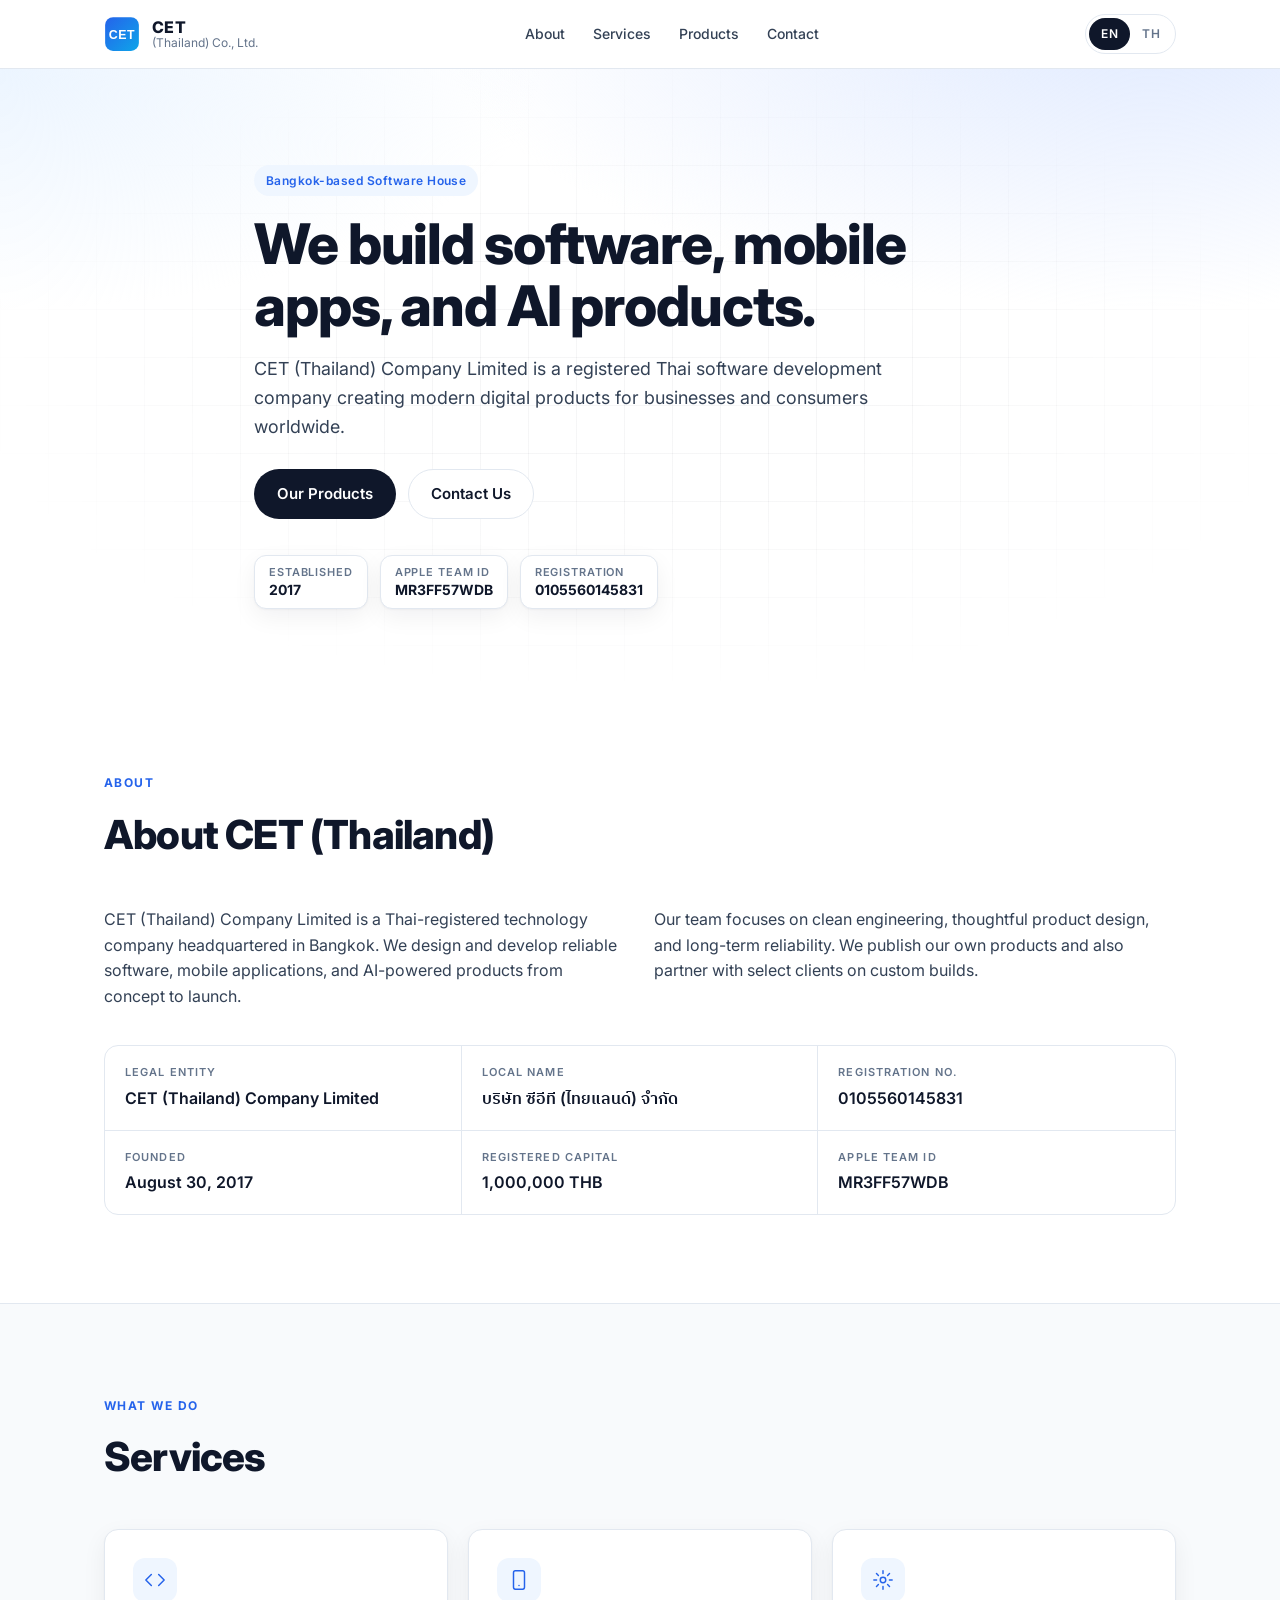
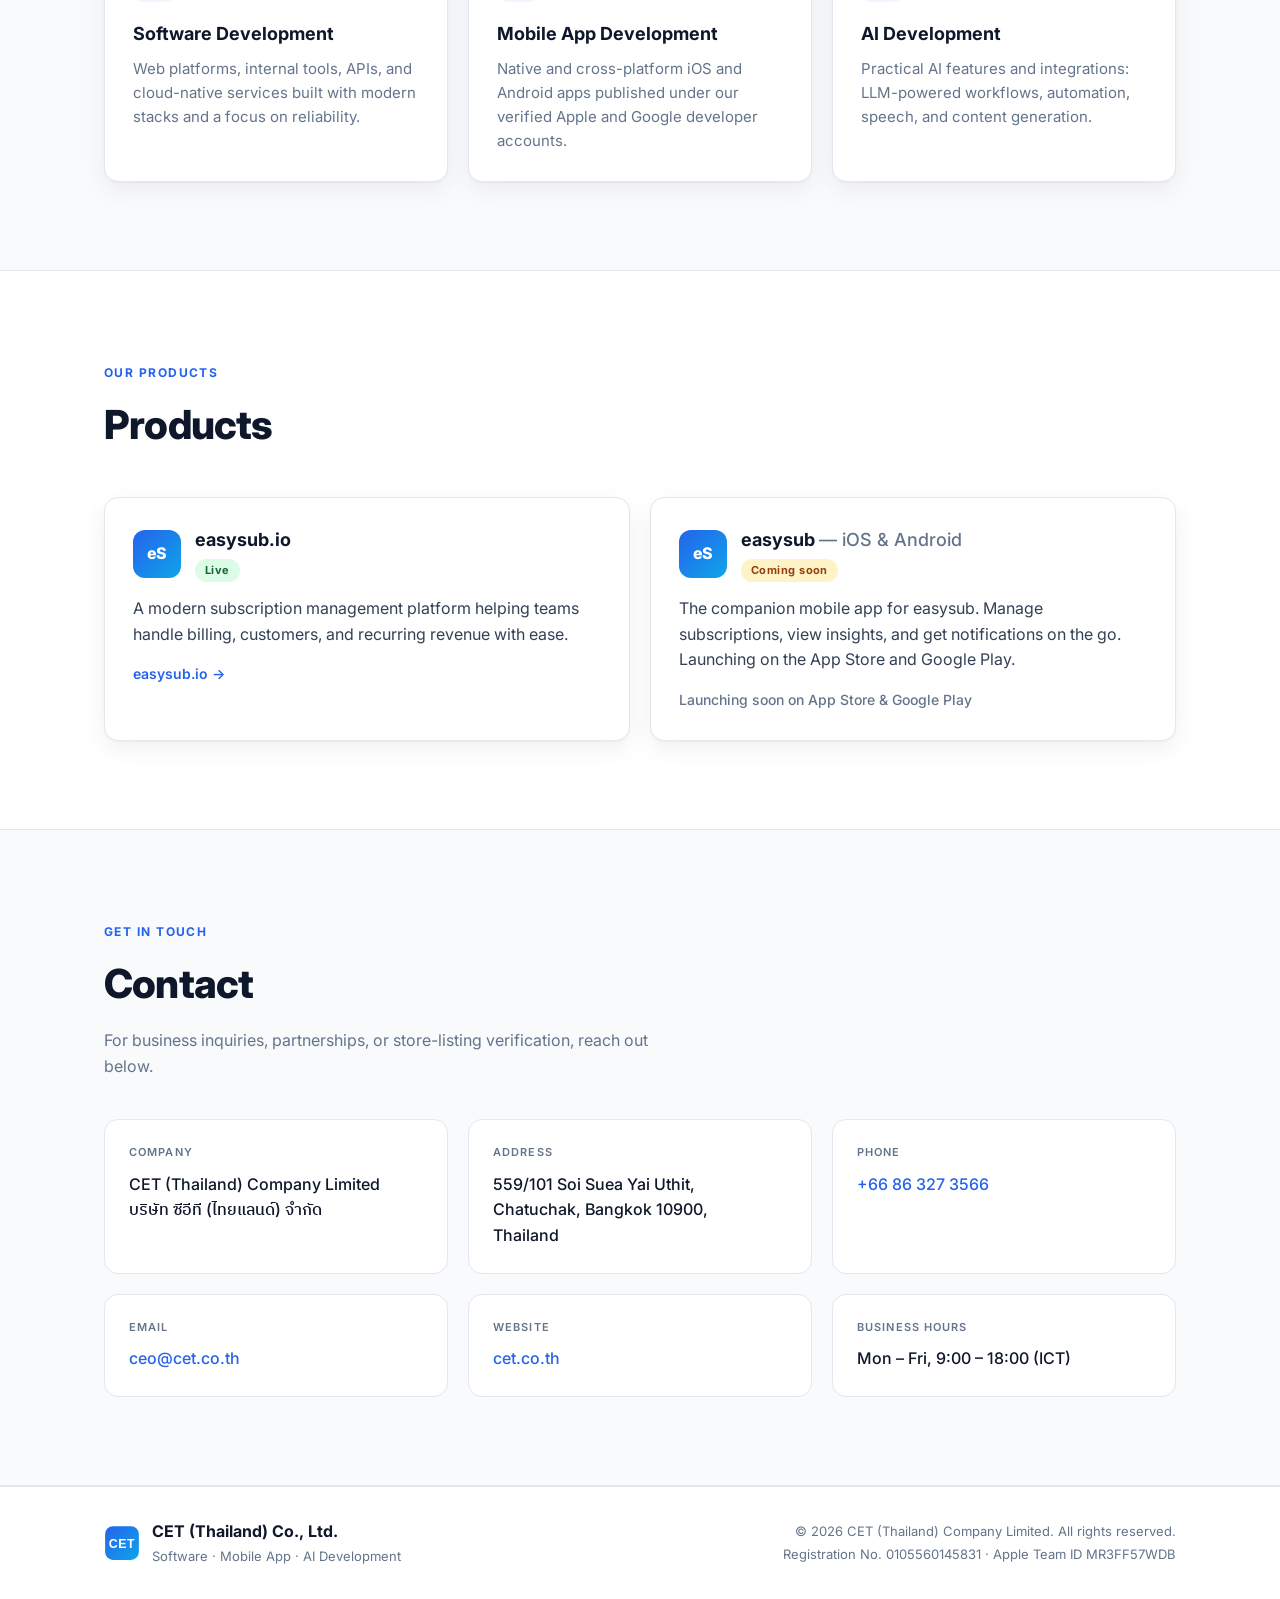
<file: index.html>
<!DOCTYPE html>
<html lang="en">
<head>
  <meta charset="UTF-8" />
  <meta name="viewport" content="width=device-width, initial-scale=1.0" />
  <title>CET (Thailand) Company Limited — Software, App & AI Development</title>
  <meta name="description" content="CET (Thailand) Company Limited is a Bangkok-based software house specializing in software, mobile app, and AI development. Makers of easysub.io." />
  <meta name="keywords" content="CET Thailand, Software Developer, App Developer, AI Developer, easysub, easysub.io, Bangkok Software House" />
  <meta name="author" content="CET (Thailand) Company Limited" />
  <meta name="robots" content="index, follow" />

  <!-- Open Graph -->
  <meta property="og:type" content="website" />
  <meta property="og:url" content="https://cet.co.th/" />
  <meta property="og:title" content="CET (Thailand) Company Limited" />
  <meta property="og:description" content="Software, mobile app, and AI development. Makers of easysub.io." />
  <meta property="og:image" content="https://cet.co.th/assets/og.png" />
  <meta property="og:site_name" content="CET (Thailand) Co., Ltd." />

  <!-- Twitter -->
  <meta name="twitter:card" content="summary_large_image" />
  <meta name="twitter:title" content="CET (Thailand) Company Limited" />
  <meta name="twitter:description" content="Software, mobile app, and AI development. Makers of easysub.io." />

  <link rel="canonical" href="https://cet.co.th/" />
  <link rel="icon" type="image/svg+xml" href="assets/favicon.svg" />
  <link rel="stylesheet" href="assets/style.css" />
  <link rel="preconnect" href="https://fonts.googleapis.com" />
  <link rel="preconnect" href="https://fonts.gstatic.com" crossorigin />
  <link href="https://fonts.googleapis.com/css2?family=Inter:wght@400;500;600;700;800&family=IBM+Plex+Sans+Thai:wght@400;500;600;700&display=swap" rel="stylesheet" />

  <!-- JSON-LD Structured Data for App Store / Play Store / SEO verification -->
  <script type="application/ld+json">
  {
    "@context": "https://schema.org",
    "@type": "Organization",
    "name": "CET (Thailand) Company Limited",
    "alternateName": "บริษัท ซีอีที (ไทยแลนด์) จำกัด",
    "url": "https://cet.co.th",
    "logo": "https://cet.co.th/assets/logo.svg",
    "foundingDate": "2017-08-30",
    "taxID": "0105560145831",
    "email": "ceo@cet.co.th",
    "telephone": "+66-86-327-3566",
    "address": {
      "@type": "PostalAddress",
      "streetAddress": "559/101 Soi Suea Yai Uthit",
      "addressLocality": "Chatuchak",
      "addressRegion": "Bangkok",
      "postalCode": "10900",
      "addressCountry": "TH"
    },
    "sameAs": [
      "https://easysub.io"
    ]
  }
  </script>
</head>
<body>
  <!-- ============ HEADER ============ -->
  <header class="header">
    <div class="container nav">
      <a href="#" class="brand" aria-label="CET (Thailand) Co., Ltd.">
        <img src="assets/logo.svg" alt="CET logo" class="brand-logo" />
        <div class="brand-text">
          <span class="brand-name">CET</span>
          <span class="brand-sub" data-i18n="brand.sub">(Thailand) Co., Ltd.</span>
        </div>
      </a>

      <nav class="nav-links" aria-label="Primary">
        <a href="#about" data-i18n="nav.about">About</a>
        <a href="#services" data-i18n="nav.services">Services</a>
        <a href="#products" data-i18n="nav.products">Products</a>
        <a href="#contact" data-i18n="nav.contact">Contact</a>
      </nav>

      <div class="lang-switch" role="group" aria-label="Language switcher">
        <button type="button" class="lang-btn active" data-lang="en">EN</button>
        <button type="button" class="lang-btn" data-lang="th">TH</button>
      </div>
    </div>
  </header>

  <!-- ============ HERO ============ -->
  <section class="hero">
    <div class="container hero-inner">
      <span class="eyebrow" data-i18n="hero.eyebrow">Bangkok-based Software House</span>
      <h1 data-i18n="hero.title">We build software, mobile apps, and AI products.</h1>
      <p class="lead" data-i18n="hero.lead">CET (Thailand) Company Limited is a registered Thai software development company creating modern digital products for businesses and consumers worldwide.</p>
      <div class="hero-cta">
        <a class="btn btn-primary" href="#products" data-i18n="hero.cta.products">Our Products</a>
        <a class="btn btn-ghost" href="#contact" data-i18n="hero.cta.contact">Contact Us</a>
      </div>
      <div class="hero-badges">
        <div class="badge"><strong data-i18n="hero.badges.since.label">Established</strong><span>2017</span></div>
        <div class="badge"><strong data-i18n="hero.badges.team.label">Apple Team ID</strong><span>MR3FF57WDB</span></div>
        <div class="badge"><strong data-i18n="hero.badges.reg.label">Registration</strong><span>0105560145831</span></div>
      </div>
    </div>
  </section>

  <!-- ============ ABOUT ============ -->
  <section id="about" class="section">
    <div class="container">
      <div class="section-head">
        <span class="kicker" data-i18n="about.kicker">About</span>
        <h2 data-i18n="about.title">About CET (Thailand)</h2>
      </div>
      <div class="about-grid">
        <p data-i18n="about.p1">CET (Thailand) Company Limited is a Thai-registered technology company headquartered in Bangkok. We design and develop reliable software, mobile applications, and AI-powered products from concept to launch.</p>
        <p data-i18n="about.p2">Our team focuses on clean engineering, thoughtful product design, and long-term reliability. We publish our own products and also partner with select clients on custom builds.</p>
      </div>
      <dl class="legal-grid" aria-label="Company legal details">
        <div><dt data-i18n="about.legal.entity">Legal Entity</dt><dd>CET (Thailand) Company Limited</dd></div>
        <div><dt data-i18n="about.legal.local">Local Name</dt><dd>บริษัท ซีอีที (ไทยแลนด์) จำกัด</dd></div>
        <div><dt data-i18n="about.legal.reg">Registration No.</dt><dd>0105560145831</dd></div>
        <div><dt data-i18n="about.legal.founded">Founded</dt><dd data-i18n="about.legal.foundedVal">August 30, 2017</dd></div>
        <div><dt data-i18n="about.legal.capital">Registered Capital</dt><dd>1,000,000 THB</dd></div>
        <div><dt data-i18n="about.legal.team">Apple Team ID</dt><dd>MR3FF57WDB</dd></div>
      </dl>
    </div>
  </section>

  <!-- ============ SERVICES ============ -->
  <section id="services" class="section section-alt">
    <div class="container">
      <div class="section-head">
        <span class="kicker" data-i18n="services.kicker">What we do</span>
        <h2 data-i18n="services.title">Services</h2>
      </div>
      <div class="cards">
        <article class="card">
          <div class="card-icon" aria-hidden="true">
            <svg viewBox="0 0 24 24" fill="none" stroke="currentColor" stroke-width="1.6" stroke-linecap="round" stroke-linejoin="round"><polyline points="16 18 22 12 16 6"/><polyline points="8 6 2 12 8 18"/></svg>
          </div>
          <h3 data-i18n="services.s1.title">Software Development</h3>
          <p data-i18n="services.s1.desc">Web platforms, internal tools, APIs, and cloud-native services built with modern stacks and a focus on reliability.</p>
        </article>
        <article class="card">
          <div class="card-icon" aria-hidden="true">
            <svg viewBox="0 0 24 24" fill="none" stroke="currentColor" stroke-width="1.6" stroke-linecap="round" stroke-linejoin="round"><rect x="6" y="2" width="12" height="20" rx="2"/><line x1="12" y1="18" x2="12" y2="18"/></svg>
          </div>
          <h3 data-i18n="services.s2.title">Mobile App Development</h3>
          <p data-i18n="services.s2.desc">Native and cross-platform iOS and Android apps published under our verified Apple and Google developer accounts.</p>
        </article>
        <article class="card">
          <div class="card-icon" aria-hidden="true">
            <svg viewBox="0 0 24 24" fill="none" stroke="currentColor" stroke-width="1.6" stroke-linecap="round" stroke-linejoin="round"><circle cx="12" cy="12" r="3"/><path d="M12 2v3M12 19v3M2 12h3M19 12h3M4.9 4.9l2.1 2.1M17 17l2.1 2.1M4.9 19.1L7 17M17 7l2.1-2.1"/></svg>
          </div>
          <h3 data-i18n="services.s3.title">AI Development</h3>
          <p data-i18n="services.s3.desc">Practical AI features and integrations: LLM-powered workflows, automation, speech, and content generation.</p>
        </article>
      </div>
    </div>
  </section>

  <!-- ============ PRODUCTS ============ -->
  <section id="products" class="section">
    <div class="container">
      <div class="section-head">
        <span class="kicker" data-i18n="products.kicker">Our products</span>
        <h2 data-i18n="products.title">Products</h2>
      </div>
      <div class="products">
        <article class="product">
          <div class="product-head">
            <div class="product-logo easysub-mark" aria-hidden="true">eS</div>
            <div>
              <h3>easysub.io</h3>
              <span class="tag tag-live" data-i18n="products.live">Live</span>
            </div>
          </div>
          <p data-i18n="products.p1.desc">A modern subscription management platform helping teams handle billing, customers, and recurring revenue with ease.</p>
          <a class="link" href="https://easysub.io" target="_blank" rel="noopener">easysub.io →</a>
        </article>
        <article class="product">
          <div class="product-head">
            <div class="product-logo easysub-mark" aria-hidden="true">eS</div>
            <div>
              <h3>easysub <span class="muted">— iOS &amp; Android</span></h3>
              <span class="tag tag-soon" data-i18n="products.soon">Coming soon</span>
            </div>
          </div>
          <p data-i18n="products.p2.desc">The companion mobile app for easysub. Manage subscriptions, view insights, and get notifications on the go. Launching on the App Store and Google Play.</p>
          <span class="link muted" data-i18n="products.p2.cta">Launching soon on App Store &amp; Google Play</span>
        </article>
      </div>
    </div>
  </section>

  <!-- ============ CONTACT ============ -->
  <section id="contact" class="section section-alt">
    <div class="container">
      <div class="section-head">
        <span class="kicker" data-i18n="contact.kicker">Get in touch</span>
        <h2 data-i18n="contact.title">Contact</h2>
        <p class="section-sub" data-i18n="contact.sub">For business inquiries, partnerships, or store-listing verification, reach out below.</p>
      </div>

      <div class="contact-grid">
        <div class="contact-card">
          <span class="contact-label" data-i18n="contact.company">Company</span>
          <p>CET (Thailand) Company Limited<br/>บริษัท ซีอีที (ไทยแลนด์) จำกัด</p>
        </div>
        <div class="contact-card">
          <span class="contact-label" data-i18n="contact.address">Address</span>
          <p data-i18n="contact.addressVal">559/101 Soi Suea Yai Uthit,<br/>Chatuchak, Bangkok 10900,<br/>Thailand</p>
        </div>
        <div class="contact-card">
          <span class="contact-label" data-i18n="contact.phone">Phone</span>
          <p><a href="tel:+66863273566">+66 86 327 3566</a></p>
        </div>
        <div class="contact-card">
          <span class="contact-label" data-i18n="contact.email">Email</span>
          <p><a href="mailto:ceo@cet.co.th">ceo@cet.co.th</a></p>
        </div>
        <div class="contact-card">
          <span class="contact-label" data-i18n="contact.website">Website</span>
          <p><a href="https://cet.co.th">cet.co.th</a></p>
        </div>
        <div class="contact-card">
          <span class="contact-label" data-i18n="contact.hours">Business Hours</span>
          <p data-i18n="contact.hoursVal">Mon – Fri, 9:00 – 18:00 (ICT)</p>
        </div>
      </div>
    </div>
  </section>

  <!-- ============ FOOTER ============ -->
  <footer class="footer">
    <div class="container footer-inner">
      <div class="footer-brand">
        <img src="assets/logo.svg" alt="" class="brand-logo" aria-hidden="true" />
        <div>
          <strong>CET (Thailand) Co., Ltd.</strong>
          <p class="muted small" data-i18n="footer.tagline">Software · Mobile App · AI Development</p>
        </div>
      </div>
      <div class="footer-meta small muted">
        <p>© <span id="year"></span> CET (Thailand) Company Limited. <span data-i18n="footer.rights">All rights reserved.</span></p>
        <p data-i18n="footer.legal">Registration No. 0105560145831 · Apple Team ID MR3FF57WDB</p>
      </div>
    </div>
  </footer>

  <script src="assets/script.js"></script>
</body>
</html>
</file>
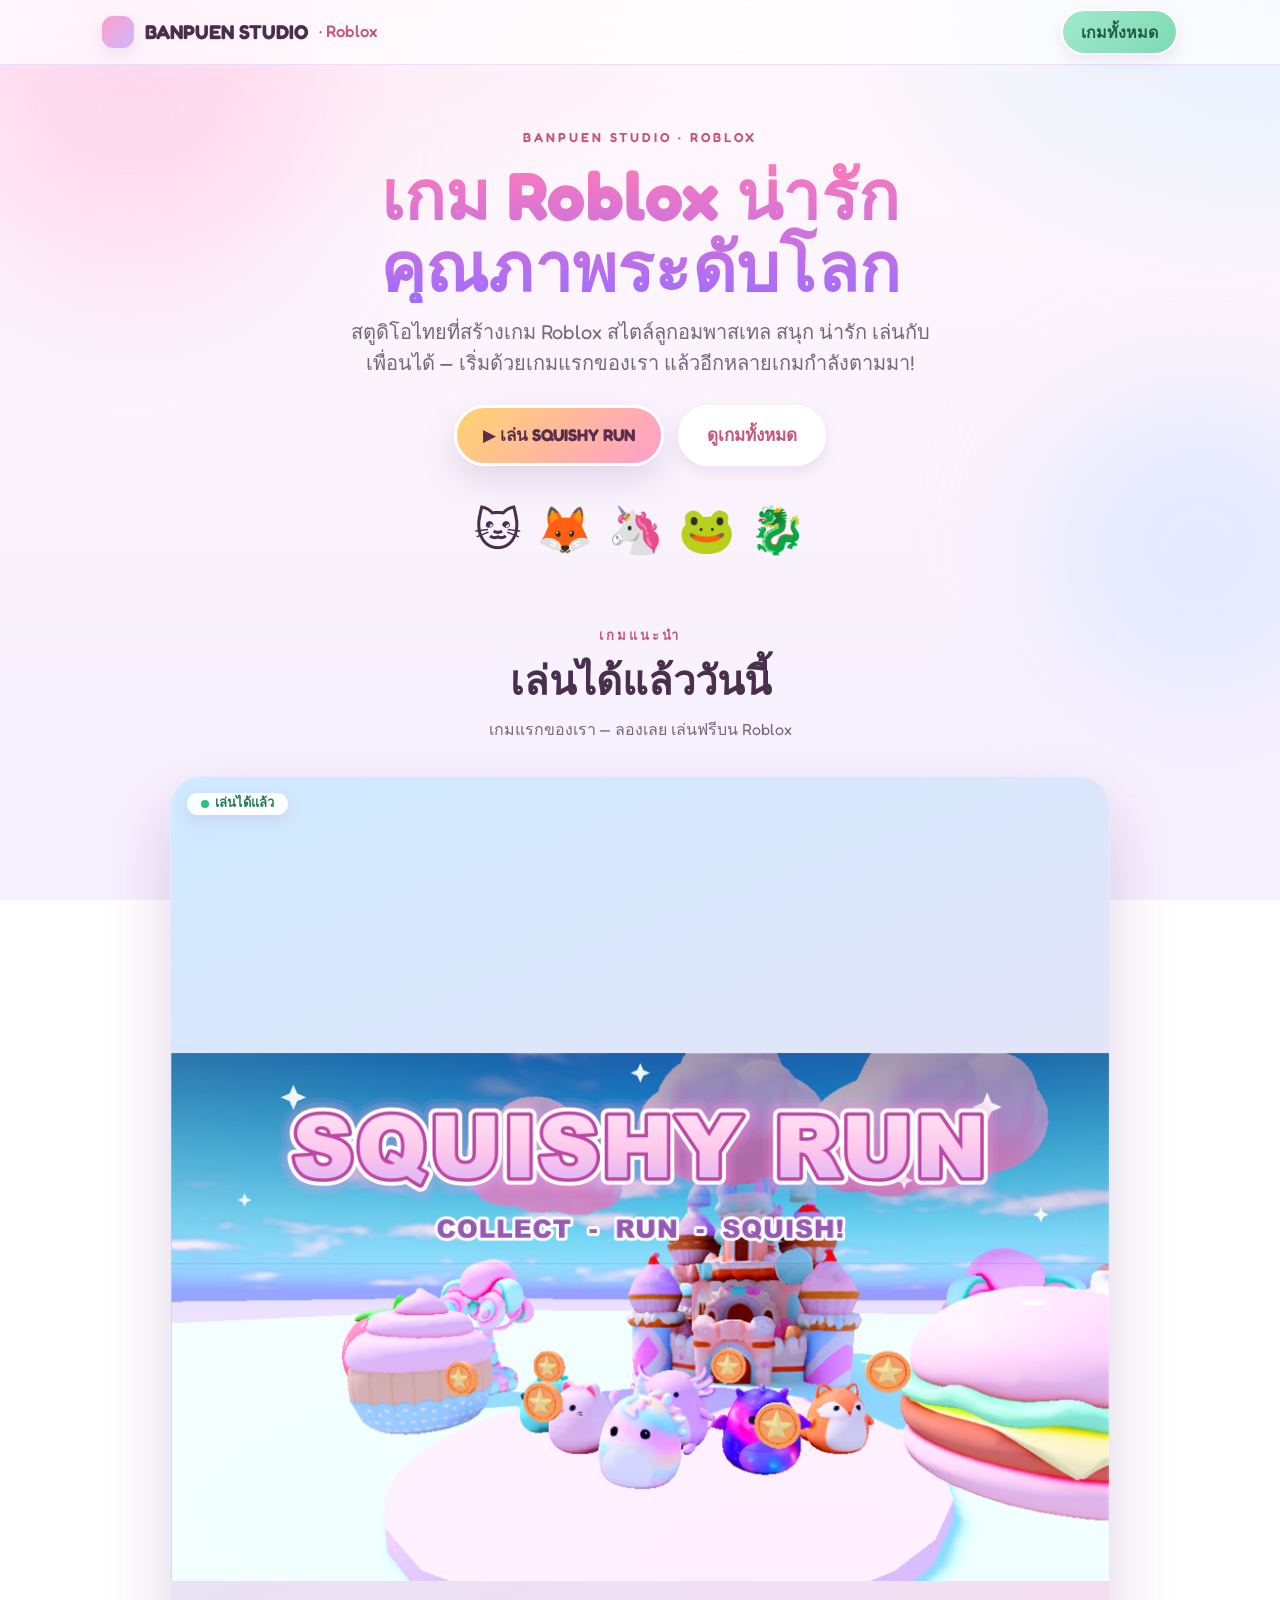
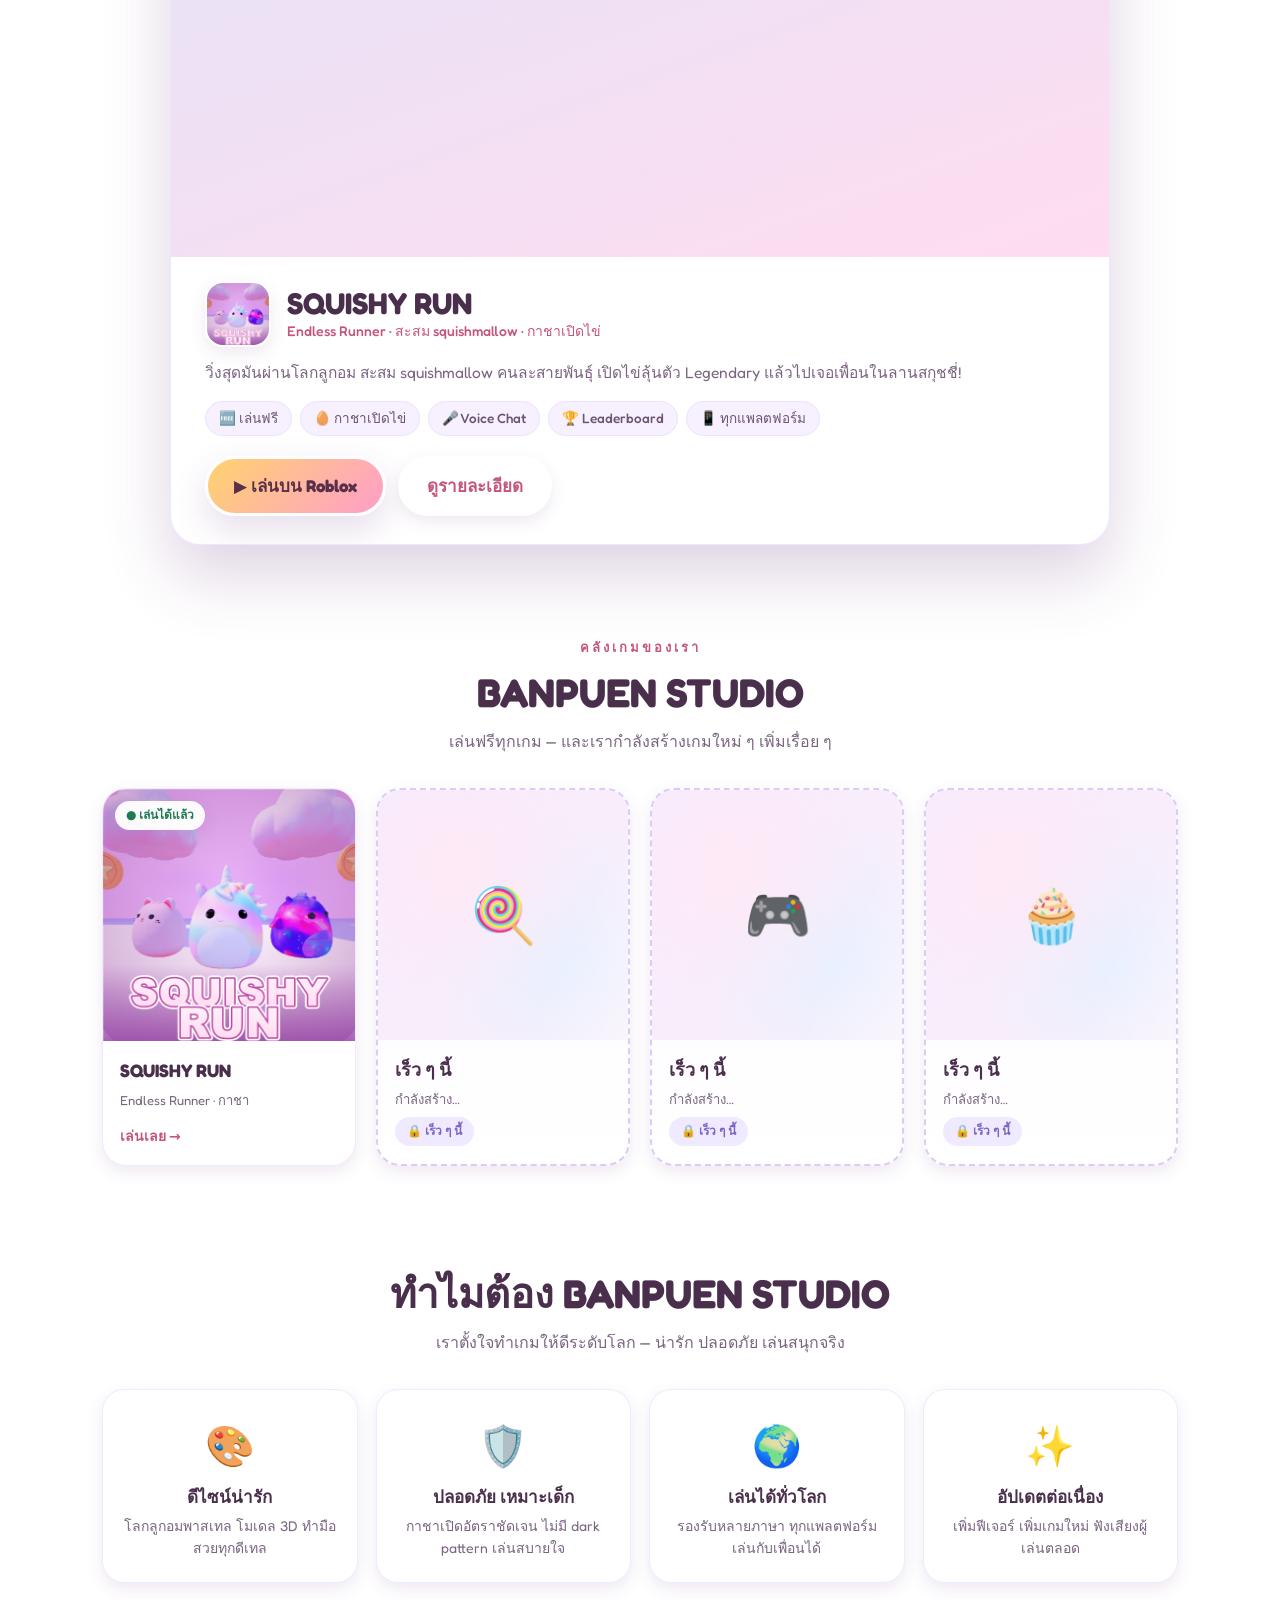
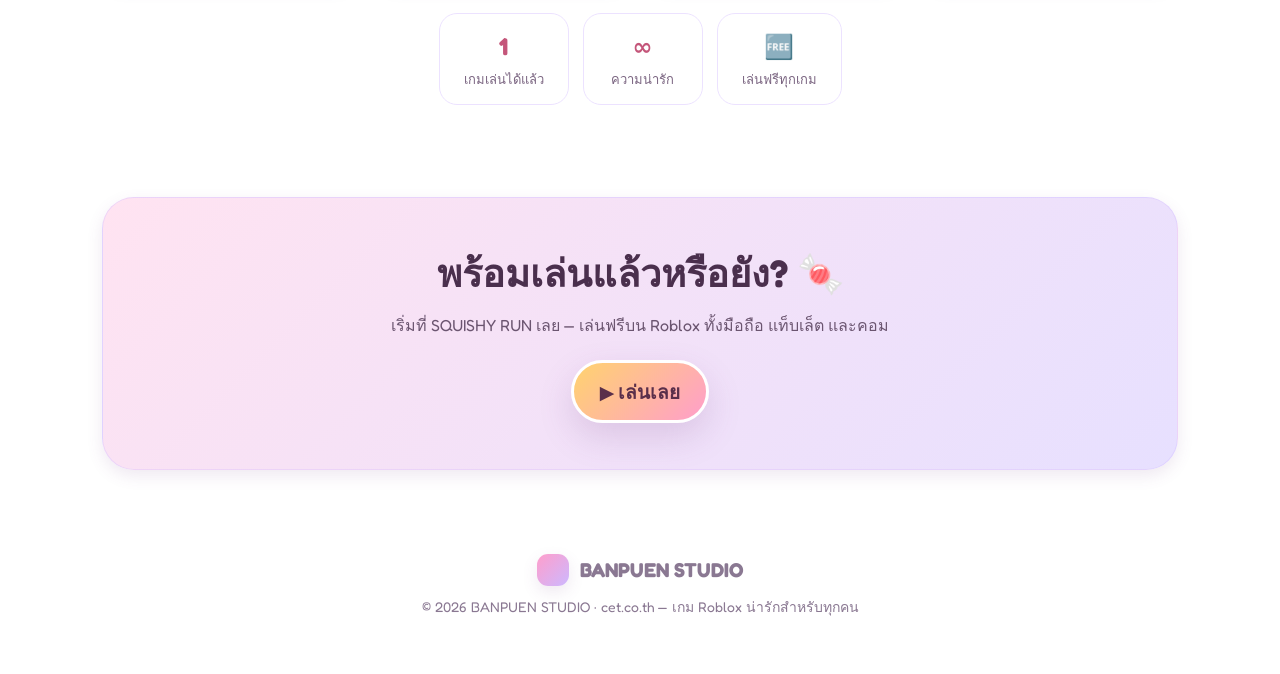
<file: roblox/index.html>
<!DOCTYPE html>
<html lang="th" class="no-js">
<head>
<meta charset="UTF-8" />
<meta name="viewport" content="width=device-width, initial-scale=1.0" />
<title>BANPUEN STUDIO · พอร์ทัลเกม Roblox น่ารักระดับโลก — ฝีมือคนไทย</title>
<meta name="description" content="BANPUEN STUDIO — สตูดิโอไทยที่สร้างเกม Roblox น่ารักสไตล์ลูกอม คุณภาพระดับโลก เริ่มด้วย SQUISHY RUN วิ่งสะสม squishmallow เปิดไข่กาชา เล่นกับเพื่อน เล่นฟรี! และอีกหลายเกมเร็ว ๆ นี้" />
<meta name="keywords" content="BANPUEN STUDIO, เกม Roblox, Roblox games, SQUISHY RUN, squishmallow, เกมไทย, เล่นฟรี, สตูดิโอเกม" />
<meta name="author" content="BANPUEN STUDIO" />
<meta name="robots" content="index, follow" />
<meta name="theme-color" content="#ff9ecb" />
<link rel="canonical" href="https://cet.co.th/roblox" />
<!-- Open Graph -->
<meta property="og:site_name" content="BANPUEN STUDIO" />
<meta property="og:type" content="website" />
<meta property="og:locale" content="th_TH" />
<meta property="og:url" content="https://cet.co.th/roblox" />
<meta property="og:title" content="BANPUEN STUDIO · พอร์ทัลเกม Roblox น่ารักระดับโลก" />
<meta property="og:description" content="สตูดิโอไทยสร้างเกม Roblox น่ารักระดับโลก เริ่มด้วย SQUISHY RUN — เล่นฟรี!" />
<meta property="og:image" content="https://cet.co.th/roblox/assets/cover.png" />
<meta property="og:image:width" content="1920" />
<meta property="og:image:height" content="1080" />
<!-- Twitter -->
<meta name="twitter:card" content="summary_large_image" />
<meta name="twitter:title" content="BANPUEN STUDIO · พอร์ทัลเกม Roblox น่ารักระดับโลก" />
<meta name="twitter:description" content="สตูดิโอไทยสร้างเกม Roblox น่ารักระดับโลก เริ่มด้วย SQUISHY RUN — เล่นฟรี!" />
<meta name="twitter:image" content="https://cet.co.th/roblox/assets/cover.png" />
<link rel="icon" href="/roblox/assets/icon.png" />
<link rel="apple-touch-icon" href="/roblox/assets/icon.png" />
<link rel="preconnect" href="https://fonts.googleapis.com" />
<link rel="preconnect" href="https://fonts.gstatic.com" crossorigin />
<link rel="preload" as="image" href="/roblox/assets/cover.png" fetchpriority="high" />
<link href="https://fonts.googleapis.com/css2?family=Fredoka:wght@400;500;600;700&display=swap" rel="stylesheet" />
<script type="application/ld+json">
{"@context":"https://schema.org","@type":"Organization","name":"BANPUEN STUDIO","url":"https://cet.co.th/roblox","logo":"https://cet.co.th/roblox/assets/icon.png","description":"สตูดิโอไทยที่สร้างเกม Roblox น่ารักคุณภาพระดับโลก","sameAs":["https://cet.co.th"]}
</script>
<script type="application/ld+json">
{"@context":"https://schema.org","@type":"ItemList","name":"BANPUEN STUDIO","itemListElement":[{"@type":"ListItem","position":1,"item":{"@type":"VideoGame","name":"SQUISHY RUN","url":"https://www.roblox.com/games/83498213381441/SQUISHY-RUN","image":"https://cet.co.th/roblox/assets/cover.png","description":"เกมวิ่ง endless runner สุดน่ารักบน Roblox สะสม squishmallow เปิดไข่ลุ้น Legendary เล่นกับเพื่อน","genre":["Runner","Casual","Adventure"],"gamePlatform":["Roblox","PC","Mobile","Tablet"],"operatingSystem":"Roblox","inLanguage":"th","publisher":{"@type":"Organization","name":"BANPUEN STUDIO"},"offers":{"@type":"Offer","price":"0","priceCurrency":"USD","availability":"https://schema.org/InStock"}}}]}
</script>
<noscript><style>.reveal{opacity:1 !important;transform:none !important}</style></noscript>
<style>
  :root {
    --pink:#ff9ecb; --mint:#9fe9cd; --sky:#bfe6ff; --lav:#cdb8ff; --peach:#ffc9a3;
    --butter:#ffe08a; --cream:#fff5ec; --ink:#4a2f4d; --berry:#c4567a;
    --muted:#7a6480;
    --shadow:0 14px 34px rgba(120,70,140,.18);
    --shadow-sm:0 6px 16px rgba(120,70,140,.12);
    --shadow-lg:0 30px 64px rgba(120,70,140,.24);
  }
  * { box-sizing:border-box; margin:0; padding:0; }
  html { scroll-behavior:smooth; }
  body {
    font-family:'Fredoka',system-ui,-apple-system,'Segoe UI',sans-serif; color:var(--ink); line-height:1.55;
    background:
      radial-gradient(1100px 560px at 12% -8%, #ffe3f1 0, transparent 58%),
      radial-gradient(900px 560px at 100% 0, #e3f1ff 0, transparent 52%),
      linear-gradient(180deg,#fff7fb 0,#f6f0ff 100%);
    background-attachment:fixed; min-height:100vh; overflow-x:hidden; -webkit-font-smoothing:antialiased;
  }
  .wrap { max-width:1120px; margin:0 auto; padding:0 22px; }
  a { color:inherit; text-decoration:none; }
  img { max-width:100%; display:block; }
  :focus-visible { outline:3px solid var(--berry); outline-offset:3px; border-radius:10px; }
  .skip { position:absolute; left:-9999px; top:8px; background:#fff; color:var(--berry); padding:10px 16px;
    border-radius:999px; box-shadow:var(--shadow-sm); z-index:200; font-weight:600; }
  .skip:focus { left:14px; }

  .glow { position:fixed; border-radius:50%; filter:blur(64px); opacity:.5; z-index:-1; pointer-events:none; }
  .glow.g1 { width:360px;height:360px; background:#ffc7e6; top:-70px; left:-50px; }
  .glow.g2 { width:300px;height:300px; background:#cfe0ff; top:44%; right:-70px; }

  /* nav */
  nav { position:sticky; top:0; z-index:50; backdrop-filter:blur(12px);
    background:rgba(255,255,255,.7); border-bottom:1px solid rgba(205,184,255,.4); }
  nav .wrap { display:flex; align-items:center; justify-content:space-between; height:64px; }
  .brand { display:flex; align-items:center; gap:11px; font-weight:700; font-size:20px; }
  .brand .dot { width:32px;height:32px;border-radius:11px;
    background:linear-gradient(135deg,var(--pink),var(--lav)); box-shadow:var(--shadow-sm); }
  .brand small { font-weight:500; color:var(--berry); }
  .nav-cta { background:linear-gradient(135deg,var(--mint),#7fd9b4); color:#1f5b46;
    padding:9px 18px; border-radius:999px; font-weight:600; box-shadow:var(--shadow-sm);
    border:2px solid #fff; transition:transform .15s; }
  .nav-cta:hover { transform:translateY(-2px) scale(1.03); }

  /* hero */
  .hero { position:relative; padding:62px 0 14px; text-align:center; }
  .eyebrow { color:var(--berry); font-weight:600; letter-spacing:3px; text-transform:uppercase; font-size:13px; }
  .hero h1 { font-size:clamp(36px,6.4vw,68px); line-height:1.06; margin:12px 0 14px; letter-spacing:.3px;
    background:linear-gradient(180deg,#ff7ab8,#a06bff); -webkit-background-clip:text; background-clip:text; color:transparent; }
  .hero p.lead { font-size:clamp(16px,2.1vw,20px); color:var(--muted); max-width:600px; margin:0 auto 26px; }
  .btn-row { display:flex; flex-wrap:wrap; gap:14px; align-items:center; justify-content:center; }
  .btn { display:inline-flex; align-items:center; justify-content:center; gap:9px; font-weight:700; font-size:17px;
    padding:14px 26px; border-radius:999px; border:3px solid #fff; box-shadow:var(--shadow);
    transition:transform .15s; white-space:nowrap; }
  .btn:hover { transform:translateY(-3px) scale(1.02); }
  .btn-play { background:linear-gradient(135deg,#ffd36e,#ff9ecb); color:#5a2f4a; }
  .btn-ghost { background:#fff; color:var(--berry); box-shadow:var(--shadow-sm); }
  .mascots { display:flex; justify-content:center; gap:14px; margin-top:28px; }
  .mascots span { font-size:clamp(30px,5vw,46px); display:inline-block; animation:bob 3.4s ease-in-out infinite; }
  .mascots span:nth-child(2){animation-delay:.4s} .mascots span:nth-child(3){animation-delay:.8s}
  .mascots span:nth-child(4){animation-delay:1.2s} .mascots span:nth-child(5){animation-delay:1.6s}
  @keyframes bob { 0%,100%{transform:translateY(0)} 50%{transform:translateY(-11px)} }

  section.block { padding:46px 0; }
  h2.sec { text-align:center; font-size:clamp(27px,4.2vw,40px); margin:4px 0 6px; }
  .sub { text-align:center; color:var(--muted); max-width:640px; margin:0 auto 34px; }

  /* FEATURED — clean cover (no text overlay) + info card */
  .featured { max-width:940px; margin:0 auto; background:#fff; border-radius:30px; overflow:hidden;
    box-shadow:var(--shadow-lg); border:1px solid rgba(205,184,255,.35); }
  .featured-media { display:block; position:relative; background:linear-gradient(160deg,#cfeaff,#ffdcef); line-height:0; }
  .featured-media img { width:100%; aspect-ratio:16/9; object-fit:contain; }
  .featured-media .ribbon { position:absolute; top:16px; left:16px; background:rgba(255,255,255,.95);
    color:#1f7a52; font-weight:700; font-size:13px; padding:7px 14px; border-radius:999px; box-shadow:var(--shadow-sm); }
  .featured-media .ribbon .dotlive { display:inline-block; width:8px;height:8px;border-radius:50%; background:#23c483; margin-right:6px; vertical-align:middle; }
  .featured-info { padding:24px clamp(20px,3vw,34px) 28px; }
  .fi-head { display:flex; align-items:center; gap:16px; }
  .fi-icon { width:66px; height:66px; border-radius:18px; box-shadow:var(--shadow-sm); border:2px solid #fff; flex:0 0 auto; }
  .fi-head h3 { font-size:clamp(22px,3vw,30px); line-height:1.1; }
  .fi-tag { color:var(--berry); font-weight:500; font-size:14px; }
  .fi-desc { color:var(--muted); margin:14px 0 0; font-size:15.5px; }
  .pills { display:flex; flex-wrap:wrap; gap:8px; margin-top:16px; }
  .pills span { background:#f6f0ff; border:1px solid #ece2ff; color:#6b5570; padding:6px 13px;
    border-radius:999px; font-size:13.5px; font-weight:500; }
  .fi-cta { display:flex; flex-wrap:wrap; gap:12px; margin-top:20px; }

  /* GAMES grid */
  .games { display:grid; grid-template-columns:repeat(auto-fill, minmax(230px,1fr)); gap:20px; }
  .game-card { background:#fff; border-radius:24px; overflow:hidden; box-shadow:var(--shadow-sm);
    border:1px solid rgba(205,184,255,.3); display:flex; flex-direction:column; transition:transform .18s, box-shadow .18s; }
  .game-card.live { cursor:pointer; }
  .game-card.live:hover { transform:translateY(-8px); box-shadow:var(--shadow); }
  .game-card .thumb { position:relative; aspect-ratio:1/1; overflow:hidden; }
  .game-card .thumb img { width:100%; height:100%; object-fit:cover; }
  .game-card .live-pill { position:absolute; top:12px; left:12px; background:rgba(255,255,255,.95); color:#1f7a52;
    font-weight:700; font-size:12px; padding:5px 11px; border-radius:999px; box-shadow:var(--shadow-sm); }
  .game-card .body { padding:16px 17px 18px; flex:1; display:flex; flex-direction:column; gap:5px; }
  .game-card h3 { font-size:18px; }
  .game-card .gtag { font-size:13px; color:var(--muted); }
  .play-link { margin-top:auto; padding-top:10px; font-weight:700; color:var(--berry); font-size:14px; }
  /* coming-soon — intentional, premium placeholder */
  .game-card.soon { background:linear-gradient(180deg,#fbf7ff,#fff); border:2px dashed #d9ccf5; }
  .game-card.soon .thumb { background:
      radial-gradient(circle at 30% 30%, #ffe9f6, transparent 60%),
      radial-gradient(circle at 75% 70%, #e8f0ff, transparent 60%),
      linear-gradient(135deg,#f3ecff,#ffeef7);
    display:grid; place-items:center; }
  .game-card.soon .thumb::after { content:""; position:absolute; inset:0;
    background:linear-gradient(115deg,transparent 32%,rgba(255,255,255,.55) 50%,transparent 68%);
    background-size:280% 100%; animation:shimmer 2.8s ease-in-out infinite; }
  @keyframes shimmer { 0%{background-position:150% 0} 100%{background-position:-50% 0} }
  .game-card.soon .emoji { font-size:54px; filter:saturate(.85); position:relative; z-index:1; }
  .badge-soon { display:inline-block; align-self:flex-start; margin-top:auto; background:#efeaff; color:#7a63c4;
    font-size:12px; font-weight:700; padding:5px 12px; border-radius:999px; }

  /* WHY */
  .why { display:grid; grid-template-columns:repeat(4,1fr); gap:18px; }
  .why .card { background:#fff; border-radius:22px; padding:24px 18px; text-align:center;
    box-shadow:var(--shadow-sm); border:1px solid rgba(205,184,255,.3); transition:transform .18s; }
  .why .card:hover { transform:translateY(-5px); }
  .why .emoji { font-size:40px; display:block; margin-bottom:8px; }
  .why h3 { font-size:17px; margin-bottom:5px; }
  .why p { font-size:14px; color:var(--muted); }
  .stat-strip { display:flex; justify-content:center; gap:14px; flex-wrap:wrap; margin-top:30px; }
  .stat { background:rgba(255,255,255,.82); border:1px solid #ece2ff; border-radius:18px; padding:14px 24px; text-align:center; min-width:120px; }
  .stat b { display:block; font-size:24px; color:var(--berry); }
  .stat small { color:var(--muted); font-size:13px; }

  .cta { text-align:center; background:linear-gradient(135deg,#ffe3f1,#e7e0ff); border-radius:32px;
    padding:46px 24px; box-shadow:var(--shadow-sm); border:1px solid rgba(205,184,255,.35); }
  .cta h2 { font-size:clamp(25px,3.8vw,38px); margin-bottom:10px; }
  .cta p { color:#6b5570; margin-bottom:22px; }

  footer { padding:38px 0 56px; text-align:center; color:#8a7892; font-size:14px; }
  footer .brand { justify-content:center; margin-bottom:10px; }

  .js .reveal { opacity:0; transform:translateY(20px); transition:opacity .6s ease, transform .6s ease; }
  .js .reveal.in { opacity:1; transform:none; }

  @media (max-width:760px){
    .why{grid-template-columns:repeat(2,1fr);}
    .featured-info{padding:20px;}
    .fi-cta .btn{flex:1;}
  }
  @media (max-width:480px){
    .games{grid-template-columns:1fr;}
    .why{grid-template-columns:1fr 1fr;}
    .fi-head h3{font-size:22px;}
  }
  @media (max-width:520px){
    body{background-attachment:scroll;}
    .glow{display:none;}
  }
  @media (prefers-reduced-motion:reduce){
    *{animation:none !important; scroll-behavior:auto;}
    .js .reveal{opacity:1; transform:none;}
  }
</style>
</head>
<body>
<a class="skip" href="#games">ข้ามไปดูเกมทั้งหมด</a>
<div class="glow g1" aria-hidden="true"></div>
<div class="glow g2" aria-hidden="true"></div>

<nav>
  <div class="wrap">
    <a class="brand" href="/roblox"><span class="dot" aria-hidden="true"></span> BANPUEN STUDIO <small>· Roblox</small></a>
    <a class="nav-cta" href="#games">เกมทั้งหมด</a>
  </div>
</nav>

<header class="hero">
  <div class="wrap">
    <p class="eyebrow">BANPUEN STUDIO · ROBLOX</p>
    <h1>เกม Roblox น่ารัก<br>คุณภาพระดับโลก</h1>
    <p class="lead">สตูดิโอไทยที่สร้างเกม Roblox สไตล์ลูกอมพาสเทล สนุก น่ารัก เล่นกับเพื่อนได้ — เริ่มด้วยเกมแรกของเรา แล้วอีกหลายเกมกำลังตามมา!</p>
    <div class="btn-row">
      <a class="btn btn-play" href="https://www.roblox.com/games/83498213381441/SQUISHY-RUN" target="_blank" rel="noopener">▶ เล่น SQUISHY RUN</a>
      <a class="btn btn-ghost" href="#games">ดูเกมทั้งหมด</a>
    </div>
    <div class="mascots" aria-hidden="true"><span>🐱</span><span>🦊</span><span>🦄</span><span>🐸</span><span>🐉</span></div>
  </div>
</header>

<!-- FEATURED -->
<section class="block">
  <div class="wrap">
    <p class="eyebrow" style="text-align:center;">เกมแนะนำ</p>
    <h2 class="sec">เล่นได้แล้ววันนี้</h2>
    <p class="sub">เกมแรกของเรา — ลองเลย เล่นฟรีบน Roblox</p>
    <article class="featured reveal">
      <a class="featured-media" href="/roblox/squishy-run" aria-label="SQUISHY RUN — ดูรายละเอียด">
        <img src="/roblox/assets/cover.png" alt="SQUISHY RUN — โลกลูกอมพาสเทลกับเหล่า squishmallow" width="1920" height="1080" fetchpriority="high" />
        <span class="ribbon"><span class="dotlive"></span>เล่นได้แล้ว</span>
      </a>
      <div class="featured-info">
        <div class="fi-head">
          <img class="fi-icon" src="/roblox/assets/icon.png" alt="" width="512" height="512" />
          <div>
            <h3>SQUISHY RUN</h3>
            <div class="fi-tag">Endless Runner · สะสม squishmallow · กาชาเปิดไข่</div>
          </div>
        </div>
        <p class="fi-desc">วิ่งสุดมันผ่านโลกลูกอม สะสม squishmallow คนละสายพันธุ์ เปิดไข่ลุ้นตัว Legendary แล้วไปเจอเพื่อนในลานสกุชชี่!</p>
        <div class="pills">
          <span>🆓 เล่นฟรี</span><span>🥚 กาชาเปิดไข่</span><span>🎤 Voice Chat</span><span>🏆 Leaderboard</span><span>📱 ทุกแพลตฟอร์ม</span>
        </div>
        <div class="fi-cta">
          <a class="btn btn-play" href="https://www.roblox.com/games/83498213381441/SQUISHY-RUN" target="_blank" rel="noopener">▶ เล่นบน Roblox</a>
          <a class="btn btn-ghost" href="/roblox/squishy-run">ดูรายละเอียด</a>
        </div>
      </div>
    </article>
  </div>
</section>

<!-- GAMES grid -->
<section class="block" id="games">
  <div class="wrap">
    <p class="eyebrow" style="text-align:center;">คลังเกมของเรา</p>
    <h2 class="sec">BANPUEN STUDIO</h2>
    <p class="sub">เล่นฟรีทุกเกม — และเรากำลังสร้างเกมใหม่ ๆ เพิ่มเรื่อย ๆ</p>
    <div class="games" id="gamesGrid"></div>
  </div>
</section>

<!-- WHY -->
<section class="block">
  <div class="wrap">
    <h2 class="sec">ทำไมต้อง BANPUEN STUDIO</h2>
    <p class="sub">เราตั้งใจทำเกมให้ดีระดับโลก — น่ารัก ปลอดภัย เล่นสนุกจริง</p>
    <div class="why">
      <div class="card reveal"><span class="emoji" aria-hidden="true">🎨</span><h3>ดีไซน์น่ารัก</h3><p>โลกลูกอมพาสเทล โมเดล 3D ทำมือ สวยทุกดีเทล</p></div>
      <div class="card reveal"><span class="emoji" aria-hidden="true">🛡️</span><h3>ปลอดภัย เหมาะเด็ก</h3><p>กาชาเปิดอัตราชัดเจน ไม่มี dark pattern เล่นสบายใจ</p></div>
      <div class="card reveal"><span class="emoji" aria-hidden="true">🌍</span><h3>เล่นได้ทั่วโลก</h3><p>รองรับหลายภาษา ทุกแพลตฟอร์ม เล่นกับเพื่อนได้</p></div>
      <div class="card reveal"><span class="emoji" aria-hidden="true">✨</span><h3>อัปเดตต่อเนื่อง</h3><p>เพิ่มฟีเจอร์ เพิ่มเกมใหม่ ฟังเสียงผู้เล่นตลอด</p></div>
    </div>
    <div class="stat-strip">
      <div class="stat"><b id="statLive">1</b><small>เกมเล่นได้แล้ว</small></div>
      <div class="stat"><b>∞</b><small>ความน่ารัก</small></div>
      <div class="stat"><b>🆓</b><small>เล่นฟรีทุกเกม</small></div>
    </div>
  </div>
</section>

<!-- CTA -->
<section class="block">
  <div class="wrap">
    <div class="cta reveal">
      <h2>พร้อมเล่นแล้วหรือยัง? 🍬</h2>
      <p>เริ่มที่ SQUISHY RUN เลย — เล่นฟรีบน Roblox ทั้งมือถือ แท็บเล็ต และคอม</p>
      <a class="btn btn-play" href="https://www.roblox.com/games/83498213381441/SQUISHY-RUN" target="_blank" rel="noopener" style="font-size:19px;">▶ เล่นเลย</a>
    </div>
  </div>
</section>

<footer>
  <div class="wrap">
    <div class="brand"><span class="dot" aria-hidden="true"></span> BANPUEN STUDIO</div>
    <p>© 2026 BANPUEN STUDIO · <a href="https://cet.co.th">cet.co.th</a> — เกม Roblox น่ารักสำหรับทุกคน</p>
  </div>
</footer>

<script>
  document.documentElement.classList.remove('no-js');
  document.documentElement.classList.add('js');

  // single source of truth — add a game = push one object here
  const GAMES = [
    { name: "SQUISHY RUN", status: "live", tag: "Endless Runner · กาชา",
      icon: "/roblox/assets/icon.png", page: "/roblox/squishy-run" },
    { name: "เร็ว ๆ นี้", status: "soon", emoji: "🍭" },
    { name: "เร็ว ๆ นี้", status: "soon", emoji: "🎮" },
    { name: "เร็ว ๆ นี้", status: "soon", emoji: "🧁" }
  ];
  const esc = (s) => String(s).replace(/[&<>"']/g, (c) =>
    ({ "&": "&amp;", "<": "&lt;", ">": "&gt;", '"': "&quot;", "'": "&#39;" }[c]));

  document.getElementById('gamesGrid').innerHTML = GAMES.map((g) => {
    if (g.status === 'live') {
      return `<a class="game-card live reveal" href="${esc(g.page)}" aria-label="${esc(g.name)} — ดูรายละเอียด">
        <div class="thumb"><img src="${esc(g.icon)}" alt="${esc(g.name)}" width="512" height="512" loading="lazy" decoding="async">
        <span class="live-pill">● เล่นได้แล้ว</span></div>
        <div class="body"><h3>${esc(g.name)}</h3><span class="gtag">${esc(g.tag || '')}</span>
        <span class="play-link">เล่นเลย →</span></div></a>`;
    }
    return `<div class="game-card soon reveal" aria-label="เกมใหม่กำลังจะมา">
      <div class="thumb"><span class="emoji" aria-hidden="true">${esc(g.emoji || '🎮')}</span></div>
      <div class="body"><h3>${esc(g.name)}</h3><span class="gtag">กำลังสร้าง…</span>
      <span class="badge-soon">🔒 เร็ว ๆ นี้</span></div></div>`;
  }).join('');

  document.getElementById('statLive').textContent =
    GAMES.filter((g) => g.status === 'live').length;

  const reveals = document.querySelectorAll('.reveal');
  if ('IntersectionObserver' in window) {
    const io = new IntersectionObserver((es) => {
      es.forEach((e) => { if (e.isIntersecting) { e.target.classList.add('in'); io.unobserve(e.target); } });
    }, { threshold: 0.12 });
    reveals.forEach((el) => io.observe(el));
  } else { reveals.forEach((el) => el.classList.add('in')); }
</script>
</body>
</html>
</file>
<file: assets/style.css>
/* ============ Reset & Base ============ */
*, *::before, *::after { box-sizing: border-box; }
html { scroll-behavior: smooth; -webkit-text-size-adjust: 100%; }
body {
  margin: 0;
  font-family: 'Inter', 'IBM Plex Sans Thai', -apple-system, BlinkMacSystemFont, 'Segoe UI', sans-serif;
  color: #0f172a;
  background: #ffffff;
  line-height: 1.6;
  -webkit-font-smoothing: antialiased;
  -moz-osx-font-smoothing: grayscale;
}
html[lang="th"] body {
  font-family: 'IBM Plex Sans Thai', 'Inter', -apple-system, BlinkMacSystemFont, sans-serif;
}
img { max-width: 100%; display: block; }
a { color: inherit; text-decoration: none; }
button { font: inherit; cursor: pointer; border: 0; background: transparent; color: inherit; }

:root {
  --bg: #ffffff;
  --bg-alt: #f8fafc;
  --ink: #0f172a;
  --ink-2: #334155;
  --muted: #64748b;
  --line: #e2e8f0;
  --brand: #2563eb;
  --brand-2: #1d4ed8;
  --brand-soft: #eff6ff;
  --accent: #0ea5e9;
  --shadow: 0 1px 2px rgba(15, 23, 42, .04), 0 8px 24px rgba(15, 23, 42, .06);
  --radius: 14px;
}

.container {
  width: 100%;
  max-width: 1120px;
  margin: 0 auto;
  padding: 0 24px;
}

/* ============ Header ============ */
.header {
  position: sticky;
  top: 0;
  z-index: 50;
  background: rgba(255, 255, 255, .85);
  backdrop-filter: saturate(180%) blur(12px);
  -webkit-backdrop-filter: saturate(180%) blur(12px);
  border-bottom: 1px solid var(--line);
}
.nav {
  display: flex;
  align-items: center;
  justify-content: space-between;
  gap: 16px;
  height: 68px;
}
.brand {
  display: flex;
  align-items: center;
  gap: 12px;
}
.brand-logo { width: 36px; height: 36px; }
.brand-text { display: flex; flex-direction: column; line-height: 1.1; }
.brand-name { font-weight: 800; letter-spacing: .02em; }
.brand-sub { font-size: 12px; color: var(--muted); }
.nav-links {
  display: flex;
  gap: 28px;
  font-size: 14px;
  font-weight: 500;
  color: var(--ink-2);
}
.nav-links a { transition: color .15s ease; }
.nav-links a:hover { color: var(--brand); }

.lang-switch {
  display: inline-flex;
  border: 1px solid var(--line);
  border-radius: 999px;
  padding: 3px;
  background: #fff;
}
.lang-btn {
  padding: 6px 12px;
  font-size: 12px;
  font-weight: 600;
  color: var(--muted);
  border-radius: 999px;
  letter-spacing: .04em;
}
.lang-btn.active {
  color: #fff;
  background: var(--ink);
}

/* ============ Hero ============ */
.hero {
  position: relative;
  padding: 96px 0 72px;
  background:
    radial-gradient(1200px 500px at 90% -10%, #e0eaff 0%, transparent 60%),
    radial-gradient(900px 400px at 0% 0%, #ecf5ff 0%, transparent 60%),
    var(--bg);
  overflow: hidden;
}
.hero::before {
  content: '';
  position: absolute;
  inset: 0;
  background-image:
    linear-gradient(to right, rgba(15,23,42,.04) 1px, transparent 1px),
    linear-gradient(to bottom, rgba(15,23,42,.04) 1px, transparent 1px);
  background-size: 48px 48px;
  mask-image: radial-gradient(ellipse at center, #000 30%, transparent 75%);
  -webkit-mask-image: radial-gradient(ellipse at center, #000 30%, transparent 75%);
  pointer-events: none;
}
.hero-inner { position: relative; max-width: 820px; }
.eyebrow {
  display: inline-block;
  font-size: 12px;
  font-weight: 600;
  color: var(--brand);
  background: var(--brand-soft);
  padding: 6px 12px;
  border-radius: 999px;
  letter-spacing: .04em;
  margin-bottom: 18px;
}
.hero h1 {
  font-size: clamp(34px, 5vw, 56px);
  line-height: 1.1;
  margin: 0 0 18px;
  letter-spacing: -.02em;
  font-weight: 800;
  color: var(--ink);
}
.lead {
  font-size: clamp(16px, 1.4vw, 18px);
  color: var(--ink-2);
  max-width: 640px;
  margin: 0 0 28px;
}
.hero-cta { display: flex; gap: 12px; flex-wrap: wrap; margin-bottom: 36px; }
.btn {
  display: inline-flex;
  align-items: center;
  gap: 8px;
  padding: 12px 22px;
  font-size: 15px;
  font-weight: 600;
  border-radius: 999px;
  transition: all .18s ease;
  border: 1px solid transparent;
}
.btn-primary { background: var(--ink); color: #fff; }
.btn-primary:hover { background: #000; transform: translateY(-1px); }
.btn-ghost { background: #fff; color: var(--ink); border-color: var(--line); }
.btn-ghost:hover { border-color: var(--ink); }

.hero-badges { display: flex; gap: 12px; flex-wrap: wrap; }
.badge {
  background: #fff;
  border: 1px solid var(--line);
  border-radius: 12px;
  padding: 10px 14px;
  display: flex;
  flex-direction: column;
  line-height: 1.2;
  box-shadow: var(--shadow);
}
.badge strong {
  font-size: 11px;
  text-transform: uppercase;
  letter-spacing: .08em;
  color: var(--muted);
  font-weight: 600;
}
.badge span { font-size: 14px; font-weight: 700; color: var(--ink); margin-top: 2px; }

/* ============ Section common ============ */
.section { padding: 88px 0; }
.section-alt { background: var(--bg-alt); border-block: 1px solid var(--line); }
.section-head { margin-bottom: 40px; max-width: 720px; }
.kicker {
  font-size: 12px;
  font-weight: 700;
  color: var(--brand);
  letter-spacing: .12em;
  text-transform: uppercase;
}
.section-head h2 {
  font-size: clamp(28px, 3.4vw, 40px);
  margin: 8px 0 0;
  letter-spacing: -.02em;
  font-weight: 800;
}
.section-sub { color: var(--muted); margin-top: 12px; max-width: 560px; }

/* ============ About ============ */
.about-grid {
  display: grid;
  grid-template-columns: 1fr 1fr;
  gap: 28px;
  margin-bottom: 36px;
}
.about-grid p { color: var(--ink-2); margin: 0; font-size: 16px; }

.legal-grid {
  display: grid;
  grid-template-columns: repeat(3, 1fr);
  gap: 0;
  margin: 0;
  border: 1px solid var(--line);
  border-radius: var(--radius);
  overflow: hidden;
  background: #fff;
}
.legal-grid > div {
  padding: 18px 20px;
  border-right: 1px solid var(--line);
  border-bottom: 1px solid var(--line);
}
.legal-grid > div:nth-child(3n) { border-right: 0; }
.legal-grid > div:nth-last-child(-n+3) { border-bottom: 0; }
.legal-grid dt {
  font-size: 11px;
  text-transform: uppercase;
  letter-spacing: .1em;
  color: var(--muted);
  font-weight: 600;
  margin-bottom: 4px;
}
.legal-grid dd { margin: 0; font-weight: 600; color: var(--ink); }

/* ============ Cards (services) ============ */
.cards {
  display: grid;
  grid-template-columns: repeat(3, 1fr);
  gap: 20px;
}
.card {
  background: #fff;
  border: 1px solid var(--line);
  border-radius: var(--radius);
  padding: 28px;
  box-shadow: var(--shadow);
  transition: transform .2s ease, box-shadow .2s ease, border-color .2s ease;
}
.card:hover {
  transform: translateY(-3px);
  border-color: #cbd5e1;
  box-shadow: 0 12px 32px rgba(15, 23, 42, .08);
}
.card-icon {
  width: 44px;
  height: 44px;
  border-radius: 12px;
  background: var(--brand-soft);
  color: var(--brand);
  display: flex;
  align-items: center;
  justify-content: center;
  margin-bottom: 18px;
}
.card-icon svg { width: 22px; height: 22px; }
.card h3 { margin: 0 0 8px; font-size: 18px; font-weight: 700; }
.card p { margin: 0; color: var(--muted); font-size: 15px; }

/* ============ Products ============ */
.products {
  display: grid;
  grid-template-columns: 1fr 1fr;
  gap: 20px;
}
.product {
  background: #fff;
  border: 1px solid var(--line);
  border-radius: var(--radius);
  padding: 28px;
  box-shadow: var(--shadow);
}
.product-head {
  display: flex;
  align-items: center;
  gap: 14px;
  margin-bottom: 14px;
}
.product-logo {
  width: 48px;
  height: 48px;
  border-radius: 12px;
  display: flex;
  align-items: center;
  justify-content: center;
  font-weight: 800;
  color: #fff;
  letter-spacing: -.02em;
}
.easysub-mark {
  background: linear-gradient(135deg, #2563eb 0%, #0ea5e9 100%);
}
.product h3 { margin: 0; font-size: 18px; font-weight: 700; }
.product .muted { color: var(--muted); font-weight: 500; }
.product p { color: var(--ink-2); margin: 0 0 14px; }
.tag {
  display: inline-block;
  font-size: 11px;
  font-weight: 700;
  padding: 3px 10px;
  border-radius: 999px;
  letter-spacing: .04em;
  margin-top: 4px;
}
.tag-live { background: #dcfce7; color: #166534; }
.tag-soon { background: #fef3c7; color: #92400e; }
.link {
  font-weight: 600;
  color: var(--brand);
  font-size: 14px;
}
.link.muted { color: var(--muted); cursor: default; }

/* ============ Contact ============ */
.contact-grid {
  display: grid;
  grid-template-columns: repeat(3, 1fr);
  gap: 20px;
}
.contact-card {
  background: #fff;
  border: 1px solid var(--line);
  border-radius: var(--radius);
  padding: 24px;
}
.contact-label {
  display: block;
  font-size: 11px;
  text-transform: uppercase;
  letter-spacing: .1em;
  color: var(--muted);
  font-weight: 600;
  margin-bottom: 10px;
}
.contact-card p { margin: 0; color: var(--ink); font-weight: 500; }
.contact-card a { color: var(--brand); }
.contact-card a:hover { text-decoration: underline; }

/* ============ Footer ============ */
.footer {
  border-top: 1px solid var(--line);
  background: #fff;
  padding: 32px 0;
}
.footer-inner {
  display: flex;
  justify-content: space-between;
  align-items: center;
  gap: 24px;
  flex-wrap: wrap;
}
.footer-brand { display: flex; align-items: center; gap: 12px; }
.footer-brand p { margin: 2px 0 0; }
.footer-meta { text-align: right; }
.footer-meta p { margin: 2px 0; }
.muted { color: var(--muted); }
.small { font-size: 13px; }

/* ============ Responsive ============ */
@media (max-width: 860px) {
  .nav-links { display: none; }
  .about-grid { grid-template-columns: 1fr; gap: 16px; }
  .legal-grid { grid-template-columns: repeat(2, 1fr); }
  .legal-grid > div { border-right: 1px solid var(--line); border-bottom: 1px solid var(--line); }
  .legal-grid > div:nth-child(3n) { border-right: 1px solid var(--line); }
  .legal-grid > div:nth-child(2n) { border-right: 0; }
  .legal-grid > div:nth-last-child(-n+3) { border-bottom: 1px solid var(--line); }
  .legal-grid > div:nth-last-child(-n+2) { border-bottom: 0; }
  .cards, .products, .contact-grid { grid-template-columns: 1fr; }
  .footer-inner { flex-direction: column; align-items: flex-start; }
  .footer-meta { text-align: left; }
  .hero { padding: 64px 0 56px; }
  .section { padding: 64px 0; }
}
@media (max-width: 480px) {
  .legal-grid { grid-template-columns: 1fr; }
  .legal-grid > div { border-right: 0 !important; border-bottom: 1px solid var(--line) !important; }
  .legal-grid > div:last-child { border-bottom: 0 !important; }
  .hero-badges .badge { flex: 1 1 calc(50% - 12px); }
}
</file>
